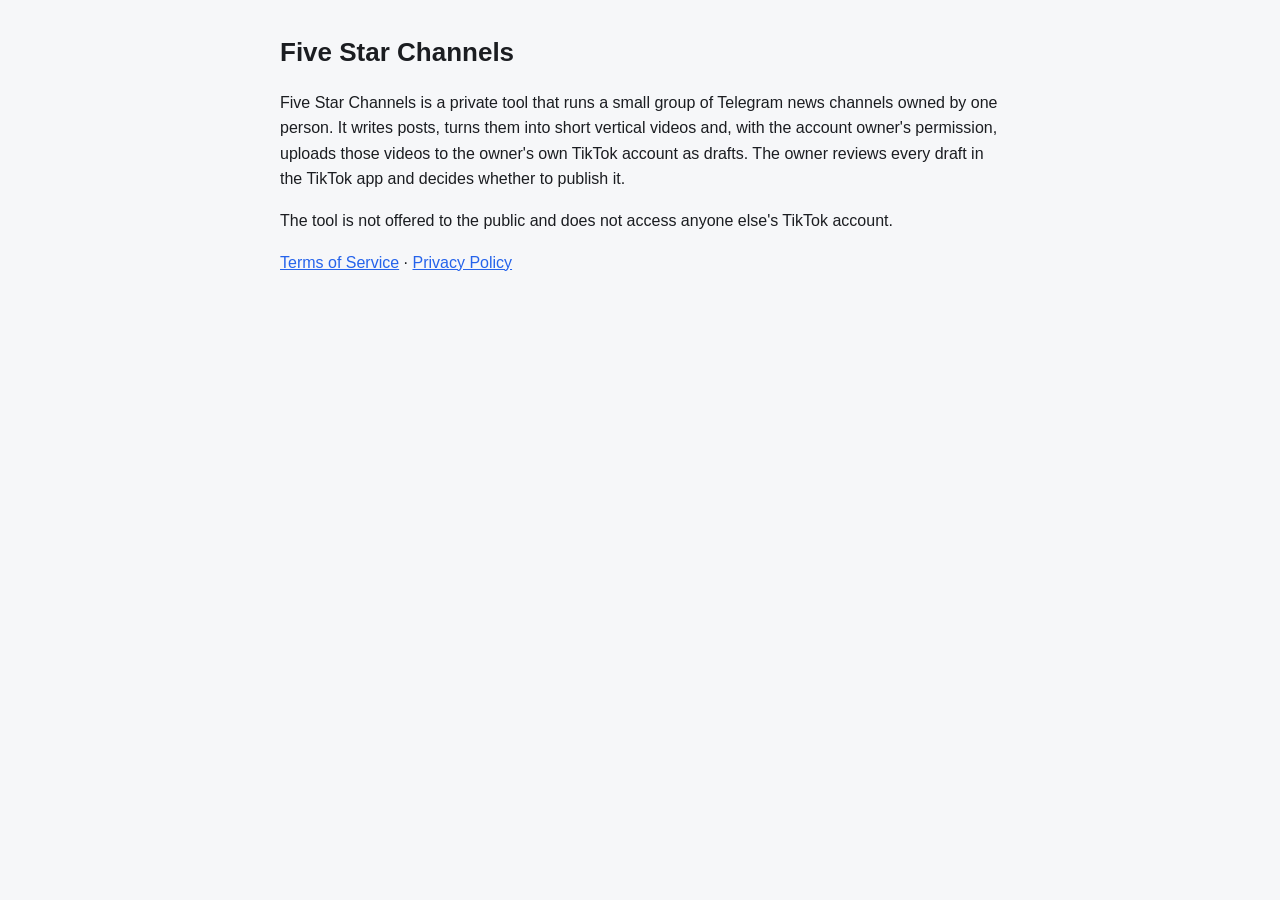
<file: index.html>
<!doctype html><html lang="en"><meta charset="utf-8"><meta name="viewport" content="width=device-width,initial-scale=1">
<title>Five Star Channels</title><link rel="stylesheet" href="style.css">
<main><h1>Five Star Channels</h1>
<p>Five Star Channels is a private tool that runs a small group of Telegram news channels owned by one person.
It writes posts, turns them into short vertical videos and, with the account owner's permission, uploads those videos
to the owner's own TikTok account as drafts. The owner reviews every draft in the TikTok app and decides whether to publish it.</p>
<p>The tool is not offered to the public and does not access anyone else's TikTok account.</p>
<p><a href="terms.html">Terms of Service</a> · <a href="privacy.html">Privacy Policy</a></p></main></html>
</file>
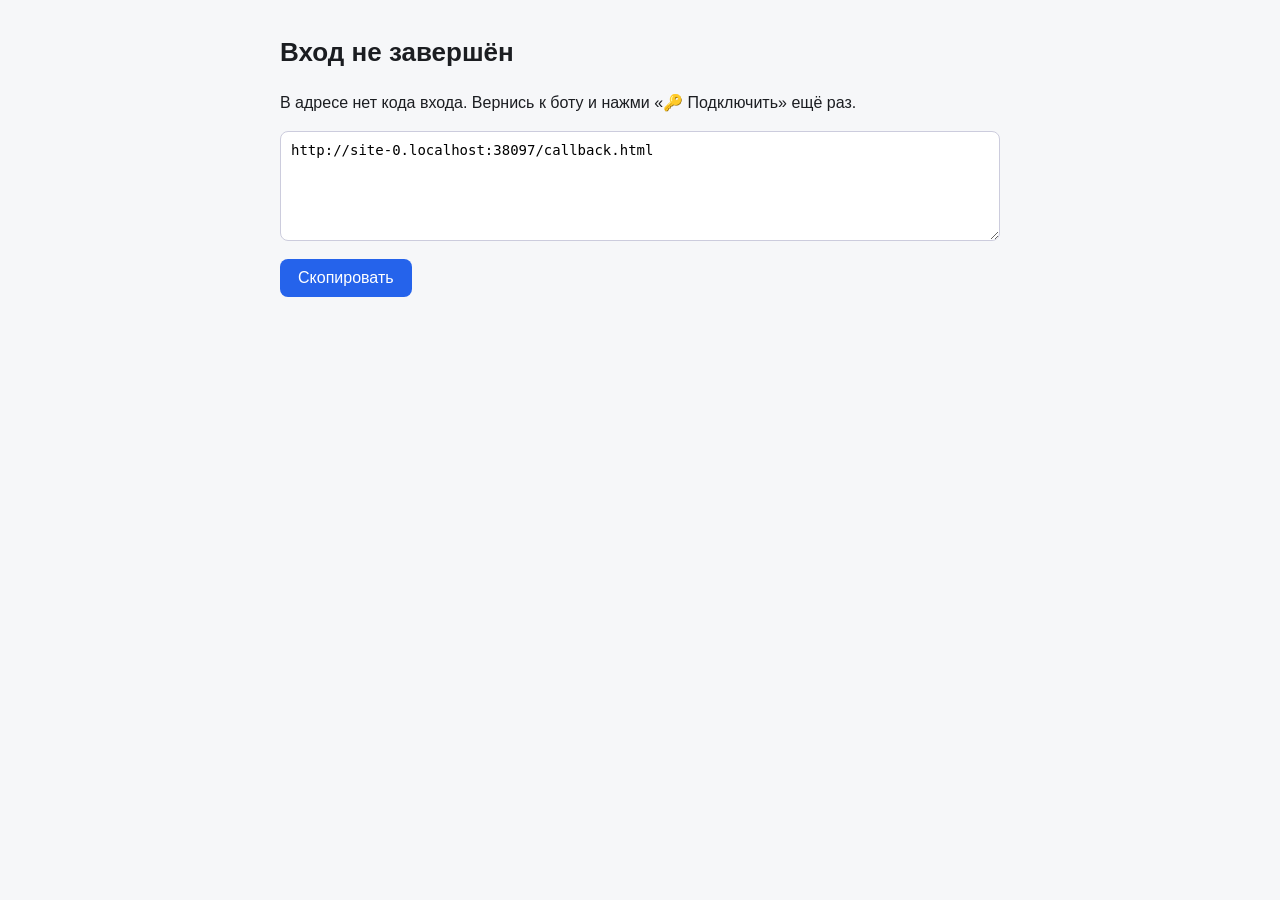
<file: callback.html>
<!doctype html><html lang="ru"><meta charset="utf-8"><meta name="viewport" content="width=device-width,initial-scale=1">
<title>Вход в TikTok</title><link rel="stylesheet" href="style.css">
<main><h1 id="h">Почти готово</h1>
<p id="p">Скопируй адрес ниже и пришли его боту в Telegram одним сообщением.</p>
<textarea id="u" readonly></textarea><br><button id="b">Скопировать</button></main>
<script>
var u=document.getElementById("u");u.value=location.href;
if(!/[?&]code=/.test(location.search)){document.getElementById("h").textContent="Вход не завершён";
document.getElementById("p").textContent="В адресе нет кода входа. Вернись к боту и нажми «🔑 Подключить» ещё раз.";}
document.getElementById("b").onclick=function(){u.select();try{navigator.clipboard.writeText(u.value)}catch(e){document.execCommand("copy")}this.textContent="Скопировано";};
</script></html>
</file>
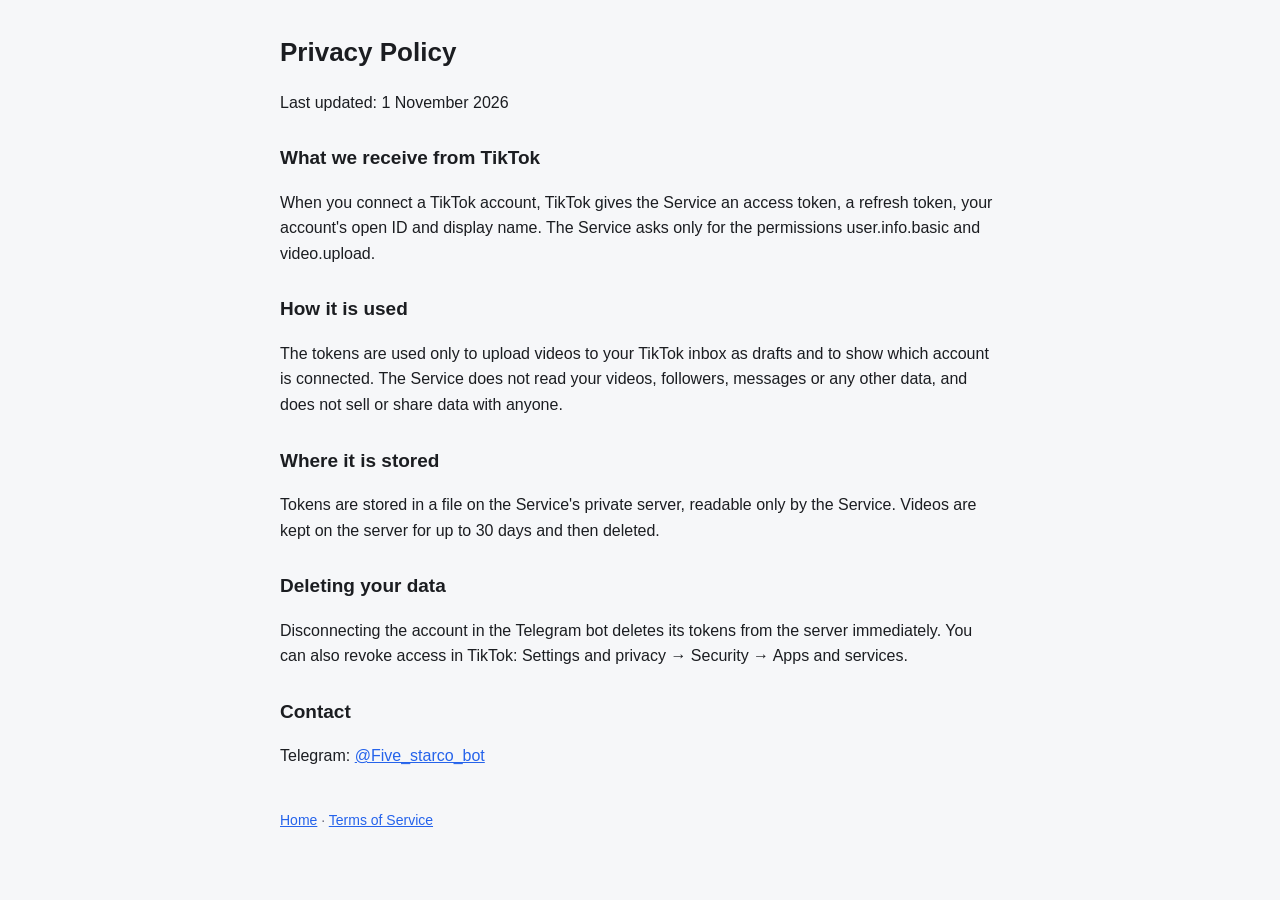
<file: privacy.html>
<!doctype html><html lang="en"><meta charset="utf-8"><meta name="viewport" content="width=device-width,initial-scale=1">
<title>Privacy Policy</title><link rel="stylesheet" href="style.css">
<main><h1>Privacy Policy</h1><p>Last updated: 1 November 2026</p>
<h2>What we receive from TikTok</h2>
<p>When you connect a TikTok account, TikTok gives the Service an access token, a refresh token, your account's open ID
and display name. The Service asks only for the permissions user.info.basic and video.upload.</p>
<h2>How it is used</h2>
<p>The tokens are used only to upload videos to your TikTok inbox as drafts and to show which account is connected.
The Service does not read your videos, followers, messages or any other data, and does not sell or share data with anyone.</p>
<h2>Where it is stored</h2>
<p>Tokens are stored in a file on the Service's private server, readable only by the Service. Videos are kept on the server
for up to 30 days and then deleted.</p>
<h2>Deleting your data</h2>
<p>Disconnecting the account in the Telegram bot deletes its tokens from the server immediately. You can also revoke access in TikTok:
Settings and privacy → Security → Apps and services.</p>
<h2>Contact</h2><p>Telegram: <a href="https://t.me/Five_starco_bot">@Five_starco_bot</a></p>
<footer><a href="index.html">Home</a> · <a href="terms.html">Terms of Service</a></footer></main></html>
</file>
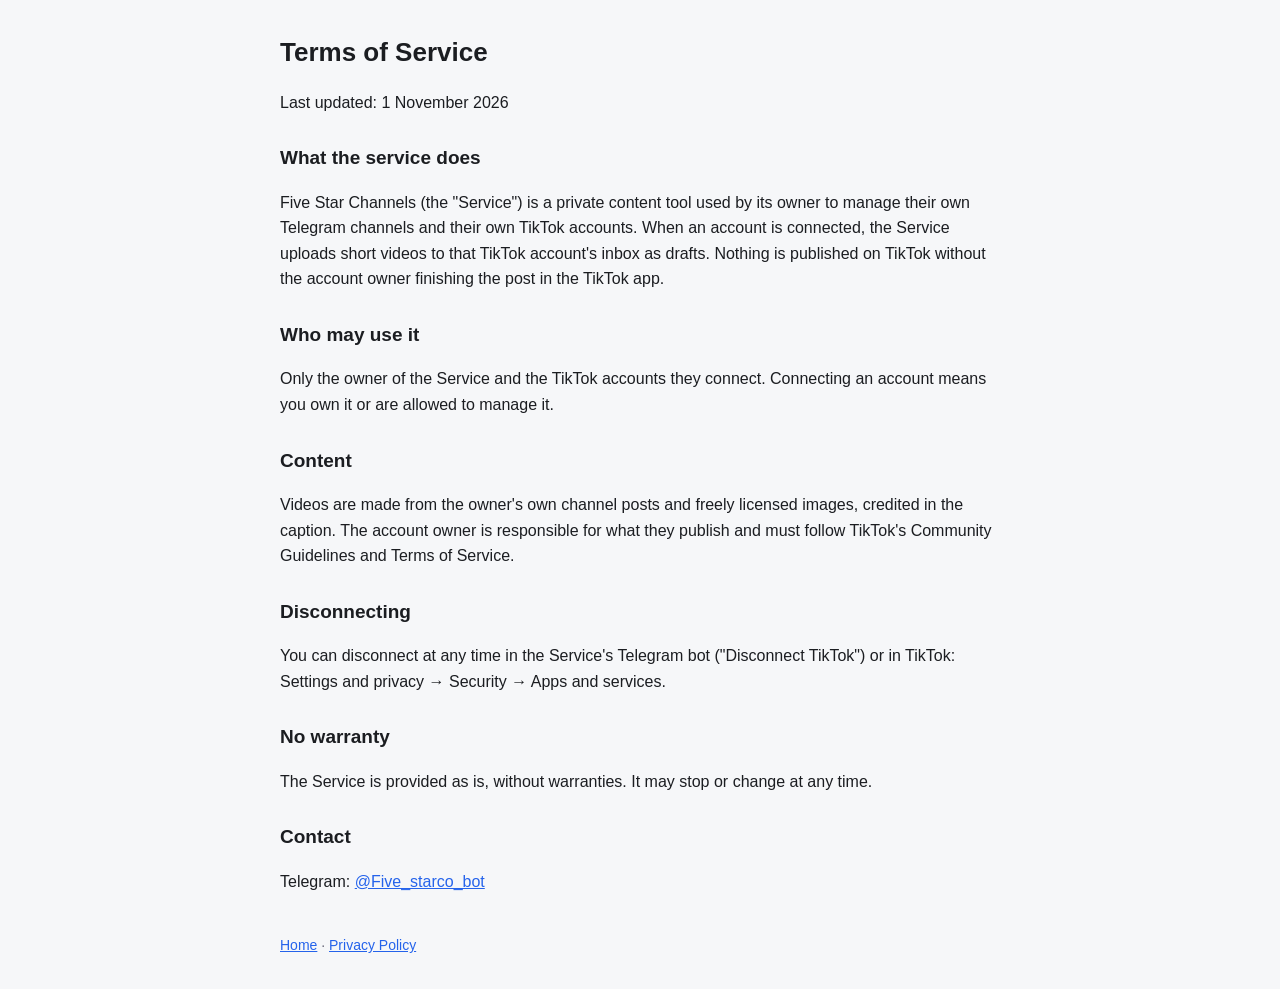
<file: terms.html>
<!doctype html><html lang="en"><meta charset="utf-8"><meta name="viewport" content="width=device-width,initial-scale=1">
<title>Terms of Service</title><link rel="stylesheet" href="style.css">
<main><h1>Terms of Service</h1><p>Last updated: 1 November 2026</p>
<h2>What the service does</h2>
<p>Five Star Channels (the "Service") is a private content tool used by its owner to manage their own Telegram channels
and their own TikTok accounts. When an account is connected, the Service uploads short videos to that TikTok account's
inbox as drafts. Nothing is published on TikTok without the account owner finishing the post in the TikTok app.</p>
<h2>Who may use it</h2>
<p>Only the owner of the Service and the TikTok accounts they connect. Connecting an account means you own it or are allowed to manage it.</p>
<h2>Content</h2>
<p>Videos are made from the owner's own channel posts and freely licensed images, credited in the caption.
The account owner is responsible for what they publish and must follow TikTok's Community Guidelines and Terms of Service.</p>
<h2>Disconnecting</h2>
<p>You can disconnect at any time in the Service's Telegram bot ("Disconnect TikTok") or in TikTok: Settings and privacy → Security → Apps and services.</p>
<h2>No warranty</h2>
<p>The Service is provided as is, without warranties. It may stop or change at any time.</p>
<h2>Contact</h2><p>Telegram: <a href="https://t.me/Five_starco_bot">@Five_starco_bot</a></p>
<footer><a href="index.html">Home</a> · <a href="privacy.html">Privacy Policy</a></footer></main></html>
</file>
<file: style.css>
body{margin:0;background:#f6f7f9;color:#1b1d21;font:16px/1.6 -apple-system,Segoe UI,Roboto,sans-serif}
main{max-width:720px;margin:0 auto;padding:32px 16px}
h1{font-size:26px;margin:0 0 8px}h2{font-size:19px;margin:28px 0 6px}
a{color:#2563eb}code,textarea{font:14px ui-monospace,Menlo,monospace}
textarea{width:100%;box-sizing:border-box;height:110px;padding:10px;border:1px solid #ccd;border-radius:8px}
button{margin-top:10px;padding:10px 18px;border:0;border-radius:8px;background:#2563eb;color:#fff;font-size:16px}
footer{margin-top:40px;font-size:14px;color:#667}
@media (prefers-color-scheme:dark){body{background:#111317;color:#e6e8ec}textarea{background:#1b1e24;color:#e6e8ec;border-color:#333}a{color:#7aa7ff}}
</file>
